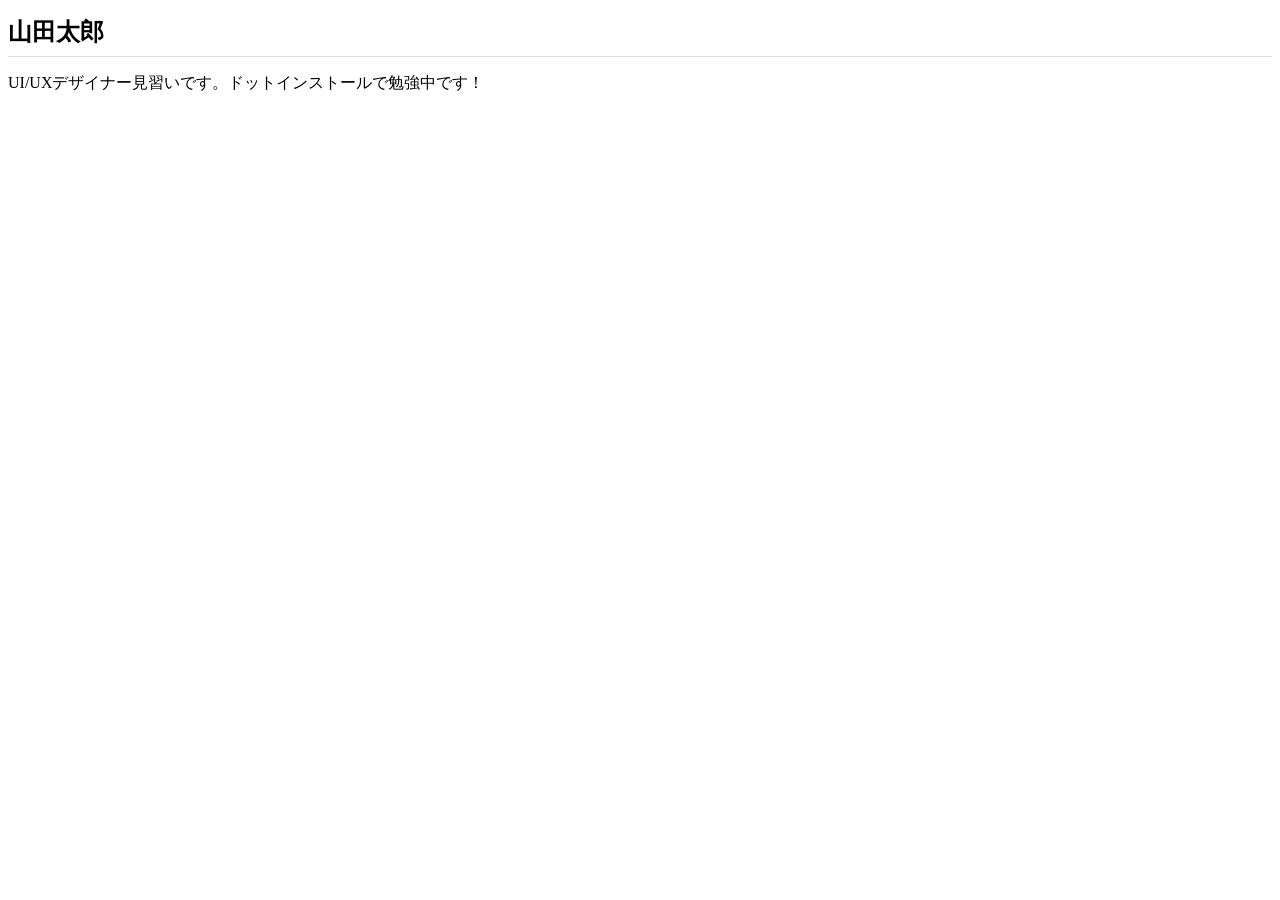
<file: index.html>
<!DOCTYPE html>
<html lang="ja">
<head>
  <meta charset="UTF-8">
  <meta http-equiv="X-UA-Compatible" content="IE=edge">
  <meta name="viewport" content="width=device-width, initial-scale=1.0">
  <title>山田太郎のポートフォリオサイト</title>
  <link rel="stylesheet" href="css/styles.css">
</head>
<body>
  <h1>山田太郎</h1>
  <p>UI/UXデザイナー見習いです。ドットインストールで勉強中です！</p>
</body>
</html>
</file>
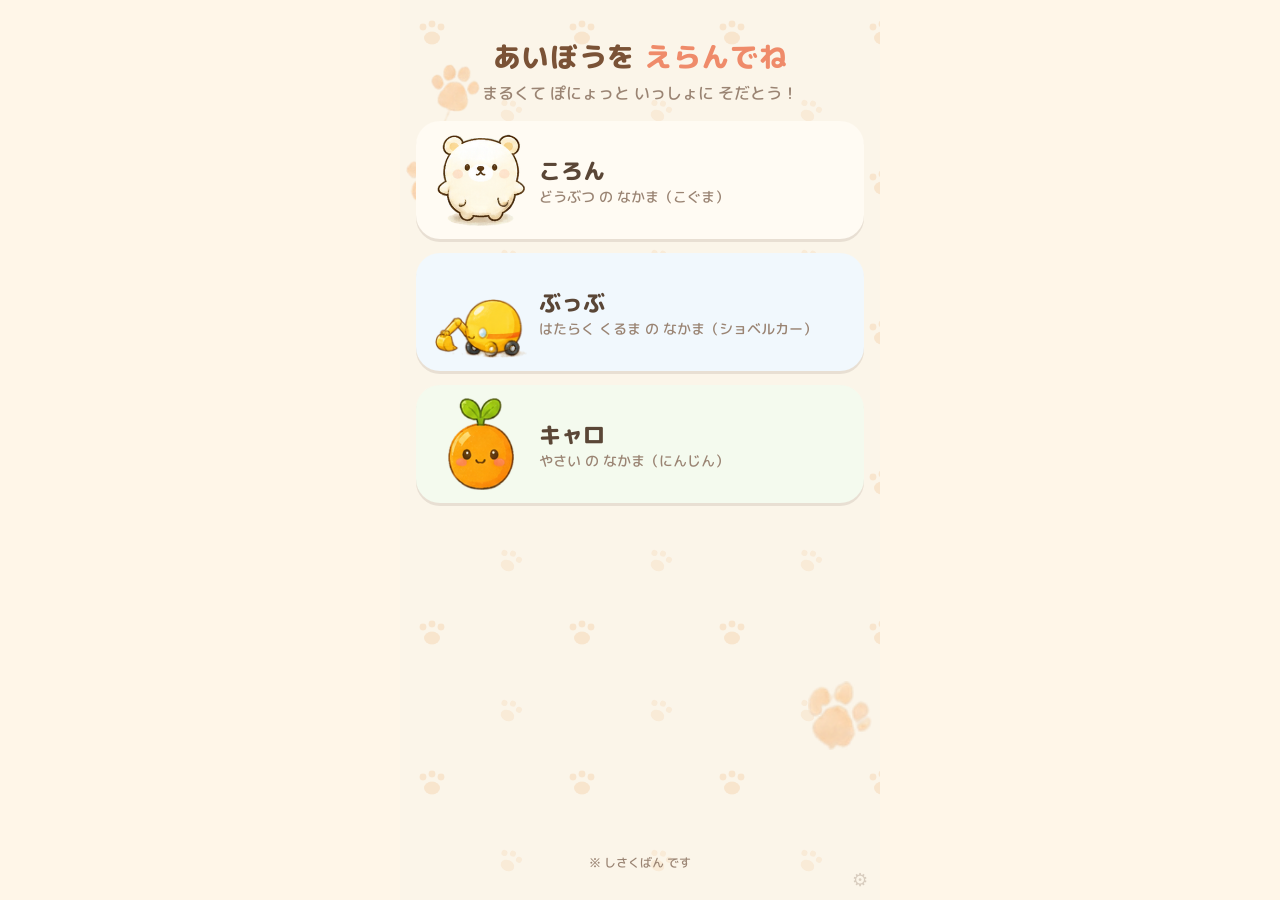
<file: kids-app/index.html>
<!DOCTYPE html>
<html lang="ja">
<head>
  <meta charset="UTF-8">
  <!-- user-scalable=no：子どもが2本指で触っても画面が拡大しないようにする -->
  <meta name="viewport" content="width=device-width, initial-scale=1, maximum-scale=1, user-scalable=no, viewport-fit=cover">
  <meta name="theme-color" content="#FFF6E8">
  <meta name="apple-mobile-web-app-capable" content="yes">
  <meta name="apple-mobile-web-app-title" content="あいぼう">
  <title>あいぼうと せんかき（試作版）</title>
  <link rel="manifest" href="manifest.webmanifest">
  <link rel="icon" href="icon.svg" type="image/svg+xml">
  <link rel="apple-touch-icon" href="icon-180.png">
  <link rel="preconnect" href="https://fonts.googleapis.com">
  <link rel="preconnect" href="https://fonts.gstatic.com" crossorigin>
  <link href="https://fonts.googleapis.com/css2?family=M+PLUS+Rounded+1c:wght@500;800&display=swap" rel="stylesheet">
  <link rel="stylesheet" href="style.css">
</head>
<body>
  <div id="app">

    <!-- ① あいぼうをえらぶ画面 -->
    <section id="screen-select" class="screen">
      <h1 class="title"><span class="t1">あいぼうを</span> <span class="t2">えらんでね</span></h1>
      <p class="sub">まるくて ぽにょっと いっしょに そだとう！</p>
      <div id="select-list" class="select-list"></div>
      <p class="note">※ しさくばん です</p>
    </section>

    <!-- ② ホーム（あいぼうのお世話） -->
    <section id="screen-home" class="screen">
      <header class="topbar">
        <div class="stage-box">
          <span id="stage-label" class="stage-label">1</span>
          <div class="gauge"><div id="gauge-fill" class="gauge-fill"></div></div>
        </div>
        <button id="btn-zukan" class="icon-btn" aria-label="ずかん">📖</button>
        <button id="btn-sound" class="icon-btn" aria-label="おと">🔊</button>
      </header>

      <div id="pet-area" class="pet-area">
        <div class="ground"></div>
        <div id="bubble" class="bubble"></div>
        <div id="pet" class="pet"></div>
        <div id="effects" class="effects"></div>
      </div>

      <div class="tray">
        <div class="tray-item" data-item="water">
          <div class="tray-icon" id="icon-water"></div>
          <span class="tray-count" id="count-water">0</span>
        </div>
        <div class="tray-item" data-item="food">
          <div class="tray-icon" id="icon-food"></div>
          <span class="tray-count" id="count-food">0</span>
        </div>
        <button id="btn-study" class="big-btn">せんかき</button>
      </div>
      <div id="drag-hint" class="drag-hint hidden">👆 ひっぱって あげてね</div>
    </section>

    <!-- ③ せんかき（運筆）画面 -->
    <section id="screen-trace" class="screen">
      <header class="topbar">
        <button id="btn-back" class="icon-btn" aria-label="もどる">←</button>
        <span id="level-label" class="level-label"></span>
        <div id="mini-pet" class="mini-pet"></div>
      </header>
      <div id="trace-bubble" class="bubble trace-bubble"></div>
      <svg id="trace-svg" class="trace-svg" viewBox="0 0 360 480"></svg>
    </section>

    <!-- ④ しんか ずかん -->
    <section id="screen-zukan" class="screen">
      <header class="topbar">
        <button id="btn-zukan-back" class="icon-btn" aria-label="もどる">←</button>
        <span id="zukan-title" class="level-label"></span>
        <span class="topbar-spacer"></span>
      </header>
      <p id="zukan-catch" class="sub"></p>
      <div id="zukan-grid" class="zukan-grid"></div>
    </section>

    <!-- ⑤ ごほうび・成長などのお知らせ -->
    <div id="modal" class="modal hidden">
      <div class="modal-card">
        <div id="modal-art" class="modal-art"></div>
        <p id="modal-text" class="modal-text"></p>
        <button id="modal-btn" class="big-btn"></button>
      </div>
    </div>

    <!-- 保護者向け：長押しでリセット -->
    <button id="btn-reset" class="reset-btn" aria-label="保護者メニュー">⚙︎</button>
  </div>

  <script src="characters.js"></script>
  <script src="levels.js"></script>
  <script src="app.js"></script>
</body>
</html>
</file>
<file: css/styles.css>
h1 {
  font-size: 24px;
  padding-bottom: 8px;
  border-bottom: 1px solid #ddd;
}
</file>
<file: kids-app/style.css>
/* =========================================================
   あいぼうと せんかき（試作版）スタイル
   - スマホ縦画面を基準に作っています
   - 世界観は添付資料「ゆるキャラ進化図鑑」に合わせています
     （どうぶつ＝クリーム色と肉球、くるま＝空と雲と砂地、やさい＝ミント色と芽）
   ========================================================= */
:root {
  --bg: #FFF6E8;
  --ink: #5A4636;
  --ink-soft: #9A8473;
  --accent: #FF9F6B;
  --accent-dark: #E9824C;
  --road: #F3E2C9;
  --road-done: #FFD27A;
  --good: #7CC47F;
  --card: #FFFFFF;
}

* { box-sizing: border-box; -webkit-tap-highlight-color: transparent; }

html, body {
  margin: 0;
  height: 100%;
  background: var(--bg);
  color: var(--ink);
  font-family: "M PLUS Rounded 1c", "Hiragino Maru Gothic ProN", "Hiragino Sans", sans-serif;
  font-weight: 500;
  /* 長押しでの文字選択・メニュー表示・引っぱって更新を防ぐ */
  -webkit-user-select: none;
  user-select: none;
  -webkit-touch-callout: none;
  overscroll-behavior: none;
  overflow: hidden;
}

#app {
  position: relative;
  background-color: #FBF5E9;
  max-width: 480px;
  height: 100%;
  margin: 0 auto;
}

.screen {
  position: absolute;
  inset: 0;
  display: none;
  flex-direction: column;
  padding: max(12px, env(safe-area-inset-top)) 16px max(16px, env(safe-area-inset-bottom));
}
.screen.active { display: flex; }

.hidden { display: none !important; }

/* ---------- 共通パーツ ---------- */
.title { font-size: 28px; font-weight: 800; text-align: center; margin: 24px 0 4px; letter-spacing: .02em; }
.title .t1 { color: #7A5236; }
.title .t2 { color: #EF8B6A; }
.topbar-spacer { width: 52px; }
.sub { text-align: center; margin: 0 0 16px; color: var(--ink-soft); }
.note { text-align: center; font-size: 12px; color: var(--ink-soft); margin-top: auto; }

.big-btn {
  font: inherit;
  font-size: 22px;
  font-weight: 800;
  color: #fff;
  background: var(--accent);
  border: none;
  border-radius: 999px;
  padding: 14px 28px;
  min-height: 64px;
  box-shadow: 0 5px 0 var(--accent-dark);
  touch-action: manipulation;
}
.big-btn:active { transform: translateY(4px); box-shadow: 0 1px 0 var(--accent-dark); }

.icon-btn {
  font-size: 24px;
  width: 52px; height: 52px;
  border-radius: 50%;
  border: none;
  background: var(--card);
  color: var(--ink);
  box-shadow: 0 2px 0 rgba(90, 70, 54, .15);
  touch-action: manipulation;
}

.topbar { display: flex; align-items: center; gap: 12px; min-height: 56px; }

/* ---------- あいぼう選択 ---------- */
.select-list { display: flex; flex-direction: column; gap: 14px; }
.select-card {
  display: flex; align-items: center; gap: 12px;
  background: var(--card);
  border-radius: 24px;
  padding: 10px 16px;
  border: 3px solid transparent;
  box-shadow: 0 3px 0 rgba(90, 70, 54, .12);
  font: inherit; color: inherit; text-align: left;
}
.select-card:active { border-color: var(--accent); }
.select-card .pet-thumb { width: 92px; height: 92px; flex: none; }
.select-card .name { font-size: 22px; font-weight: 800; }
.select-card .desc { font-size: 14px; color: var(--ink-soft); }
.select-card .done-badge { margin-left: auto; font-size: 13px; color: var(--accent-dark); }

/* ---------- ホーム ---------- */
.stage-box { flex: 1; display: flex; align-items: center; gap: 10px; }
.stage-label {
  font-size: 20px; font-weight: 800;
  background: var(--card); border-radius: 999px;
  min-width: 52px; height: 52px; display: grid; place-items: center;
}
.stage-label::after { content: "だん"; font-size: 11px; margin-left: 1px; }
.gauge { flex: 1; height: 18px; background: #F1E3CF; border-radius: 999px; overflow: hidden; }
.gauge-fill { height: 100%; width: 0; background: linear-gradient(90deg, #FFC98B, var(--accent)); border-radius: 999px; transition: width .6s; }

.pet-area { position: relative; flex: 1; display: grid; place-items: end center; padding-bottom: 18px; touch-action: none; }
.ground {
  position: absolute; left: -16px; right: -16px; bottom: 0; height: 64px;
  border-radius: 50% 50% 0 0 / 22px 22px 0 0;
  background: #F3E6CF;
}
.pet { position: relative; }
.pet { width: min(78vw, 340px); aspect-ratio: 1; touch-action: none; }
.effects { position: absolute; inset: 0; pointer-events: none; }

.bubble {
  position: absolute; top: 4px; left: 50%;
  transform: translateX(-50%) scale(.9);
  background: var(--card);
  padding: 10px 18px;
  border-radius: 20px;
  font-size: 17px; font-weight: 800;
  line-height: 1.45;
  text-align: center;
  width: max-content;
  max-width: 88%;
  border: 2px solid #EADBC6;
  opacity: 0;
  transition: opacity .2s, transform .2s;
  box-shadow: 0 3px 0 rgba(90, 70, 54, .12);
  z-index: 5;
  pointer-events: none;
}
.bubble.show { opacity: 1; transform: translateX(-50%) scale(1); }
.bubble::after {
  content: ""; position: absolute; left: 50%; bottom: -9px;
  width: 14px; height: 14px; background: var(--card);
  border-right: 2px solid #EADBC6; border-bottom: 2px solid #EADBC6;
  transform: translateX(-50%) rotate(45deg);
}

.tray { display: flex; align-items: center; gap: 12px; }
.tray-item {
  position: relative;
  width: 76px; height: 76px;
  background: var(--card);
  border-radius: 22px;
  display: grid; place-items: center;
  box-shadow: 0 3px 0 rgba(90, 70, 54, .12);
  touch-action: none;
}
.tray-item.empty { opacity: .4; }
.tray-icon { width: 48px; height: 48px; pointer-events: none; }
.tray-count {
  position: absolute; right: -6px; top: -6px;
  background: var(--accent); color: #fff;
  font-weight: 800; font-size: 15px;
  min-width: 28px; height: 28px; border-radius: 999px;
  display: grid; place-items: center; padding: 0 6px;
}
.tray .big-btn { flex: 1; }

.drag-hint {
  position: absolute; left: 16px; bottom: 108px;
  background: var(--ink); color: #fff;
  padding: 6px 12px; border-radius: 12px; font-size: 14px;
  animation: hint 1.2s ease-in-out infinite;
}
@keyframes hint { 50% { transform: translateY(-6px); } }

/* ドラッグ中に指についてくるアイテム */
.dragging {
  position: fixed; width: 64px; height: 64px;
  pointer-events: none; z-index: 50;
  transform: translate(-50%, -70%) scale(1.15);
  filter: drop-shadow(0 6px 4px rgba(0,0,0,.15));
}

/* ---------- あいぼうの動き ---------- */
/* 絵の置き場所：正方形の枠の中で、足もとを下にそろえる */
.pet-art { position: relative; width: 100%; height: 100%; }
.pet-art img {
  position: absolute; left: 50%; bottom: 0;
  transform-origin: 50% 100%;
  translate: -50% 0;          /* 中央寄せ（アニメーションの transform とぶつからないよう translate を使う） */
  -webkit-user-drag: none;
  pointer-events: none;       /* 触った判定は外側の枠でとる */
}
.pet .body-group { animation: breathe 3.2s ease-in-out infinite; }
@keyframes breathe { 50% { transform: scale(1.03, .97); } }

/* タップ：ぽよんと跳ねる */
.pet.bounce .body-group, .mini-pet.bounce .body-group { animation: bounce .6s cubic-bezier(.3,1.4,.6,1); }
@keyframes bounce {
  0% { transform: scale(1, 1); }
  20% { transform: scale(1.14, .82); }
  50% { transform: translateY(-14%) scale(.92, 1.1); }
  75% { transform: scale(1.06, .94); }
  100% { transform: scale(1, 1); }
}
/* なでなで：うれしくて左右にゆらゆら */
.pet.pet-happy .body-group { animation: wiggle .5s ease-in-out infinite; }
@keyframes wiggle {
  25% { transform: rotate(-5deg) scale(1.04, .96); }
  75% { transform: rotate(5deg) scale(1.04, .96); }
}
/* たべる：もぐもぐ ぷにぷに */
.pet.eating .body-group { animation: munch .28s ease-in-out 5; }
@keyframes munch { 50% { transform: scale(1.07, .9); } }
/* せいちょう：ぎゅっとちぢんで、ぽんっと大きく */
.pet.grow .body-group { animation: grow 1.2s ease-in-out; }
@keyframes grow {
  0% { transform: scale(1); } 30% { transform: scale(.8, 1.15); }
  60% { transform: scale(1.25); filter: brightness(1.25); } 100% { transform: scale(1); }
}

/* ハートやきらきら */
.fx {
  position: absolute; font-size: 28px;
  animation: float-up 1s ease-out forwards;
}
@keyframes float-up {
  0% { opacity: 0; transform: translate(-50%, 0) scale(.5); }
  20% { opacity: 1; transform: translate(-50%, -10px) scale(1.1); }
  100% { opacity: 0; transform: translate(-50%, -90px) scale(1); }
}

/* ---------- せんかき ---------- */
.level-label { flex: 1; text-align: center; font-size: 20px; font-weight: 800; }
.mini-pet { width: 56px; height: 56px; }
.mini-pet .pet-art { width: 100%; height: 100%; }
.trace-bubble { top: 76px; }
.trace-svg { flex: 1; width: 100%; touch-action: none; }

/* ---------- モーダル ---------- */
.modal {
  position: absolute; inset: 0;
  background: rgba(90, 70, 54, .35);
  display: grid; place-items: center;
  padding: 16px;
  z-index: 40;
}
.modal-card {
  background: var(--card);
  border-radius: 28px;
  padding: 24px 20px;
  width: 100%;
  max-width: 360px;
  text-align: center;
  animation: pop .35s ease-out;
}
@keyframes pop { 0% { transform: scale(.7); opacity: 0; } 100% { transform: scale(1); opacity: 1; } }
.modal-art { display: flex; justify-content: center; gap: 12px; min-height: 80px; }
.modal-art svg { width: 80px; height: 80px; }
.modal-art .big-pet { width: 200px; height: 200px; }
.modal-art .big-pet svg { width: 100%; height: 100%; }
.modal-text { font-size: 20px; font-weight: 800; line-height: 1.5; margin: 12px 0 18px; }

.reset-btn {
  position: absolute; right: 4px; bottom: 4px;
  width: 32px; height: 32px;
  border: none; background: transparent;
  color: var(--ink-soft); opacity: .35; font-size: 18px;
}

/* ---------- 世界観（テーマ）---------- */
/* どうぶつ：クリーム色の紙に、うすい肉球もよう */
#app.theme-animal, #app.theme-select {
  background-color: #FBF5E9;
  background-repeat: no-repeat, no-repeat, repeat;
  background-position: left 6px top 64px, right 8px bottom 150px, 0 0;
  background-size: 84px auto, 64px auto, auto;
  background-image: url("img/deco-paw1.png"), url("img/deco-paw2.png"), url("data:image/svg+xml,%3Csvg xmlns='http://www.w3.org/2000/svg' width='150' height='150'%3E%3Cg fill='%23F2C9A0' opacity='.38'%3E%3Cellipse cx='32' cy='38' rx='8' ry='6.5'/%3E%3Ccircle cx='23' cy='27' r='3.4'/%3E%3Ccircle cx='32' cy='24' r='3.4'/%3E%3Ccircle cx='41' cy='27' r='3.4'/%3E%3C/g%3E%3Cg fill='%23F2C9A0' opacity='.25' transform='rotate(25 110 110)'%3E%3Cellipse cx='110' cy='116' rx='7' ry='5.5'/%3E%3Ccircle cx='102' cy='106' r='3'/%3E%3Ccircle cx='110' cy='103' r='3'/%3E%3Ccircle cx='118' cy='106' r='3'/%3E%3C/g%3E%3C/svg%3E");
}
#app.theme-animal .ground { background: #F3E6CF; }

/* くるま：空と雲、足もとは砂地 */
#app.theme-car {
  background-color: #E4F2FB;
  background-repeat: no-repeat;
  background-position: left 4% top 84px, right 4% top 34%, left 8% top 54%, 0 0;
  background-size: 120px auto, 104px auto, 64px auto, auto;
  background-image: url("img/deco-cloud1.png"), url("img/deco-cloud2.png"), url("img/deco-cloud3.png"),
    linear-gradient(#D6ECFA, #F3F9FD);
}
#app.theme-car .ground { background: #EDE0C6; }
#app.theme-car .select-card, #app.theme-car .tray-item { background: #FFFFFF; }

/* やさい：ミント色に、うすい芽のもよう。足もとは畑の土 */
#app.theme-veggie {
  background-color: #EEF6E6;
  background-repeat: no-repeat, no-repeat, repeat;
  background-position: left 4px bottom 150px, right 6px top 30%, 0 0;
  background-size: 80px auto, 60px auto, auto;
  background-image: url("img/deco-leaf1.png"), url("img/deco-leaf2.png"), url("data:image/svg+xml,%3Csvg xmlns='http://www.w3.org/2000/svg' width='140' height='140'%3E%3Cg fill='%2399C98A' opacity='.35'%3E%3Cpath d='M30 50 C22 44 22 34 30 30 C38 34 38 44 30 50 Z' transform='rotate(-35 30 50)'/%3E%3Cpath d='M30 50 C22 44 22 34 30 30 C38 34 38 44 30 50 Z' transform='rotate(35 30 50)'/%3E%3Cpath d='M104 116 C98 112 98 104 104 101 C110 104 110 112 104 116 Z' transform='rotate(-30 104 116)'/%3E%3Cpath d='M104 116 C98 112 98 104 104 101 C110 104 110 112 104 116 Z' transform='rotate(30 104 116)'/%3E%3C/g%3E%3C/svg%3E");
}
#app.theme-veggie .ground { background: #E8D9BE; }

/* あいぼう選択カードは、それぞれの世界の色 */
.select-card[data-type="animal"] { background: #FFFBF3; }
.select-card[data-type="car"] { background: #F1F8FD; }
.select-card[data-type="veggie"] { background: #F4FAEE; }

/* ---------- しんか ずかん ---------- */
.zukan-grid {
  display: grid; grid-template-columns: 1fr 1fr; gap: 10px;
  overflow-y: auto; padding-bottom: 16px;
  -webkit-overflow-scrolling: touch;
}
.zukan-cell {
  position: relative;
  background: rgba(255, 255, 255, .85);
  border: 2px solid #EADBC6;
  border-radius: 20px;
  padding: 8px 8px 10px;
  text-align: center;
}
.zukan-cell .pet-art { width: 100%; height: auto; aspect-ratio: 1; }
.zukan-cell.locked img { filter: brightness(0) opacity(.12); }
.zukan-no {
  position: absolute; left: 8px; top: 6px;
  font-size: 18px; font-weight: 800; color: #7A5236;
}
.zukan-cell.now { border-color: var(--accent); }
.zukan-cap { font-size: 12px; line-height: 1.4; min-height: 34px; }
</file>
